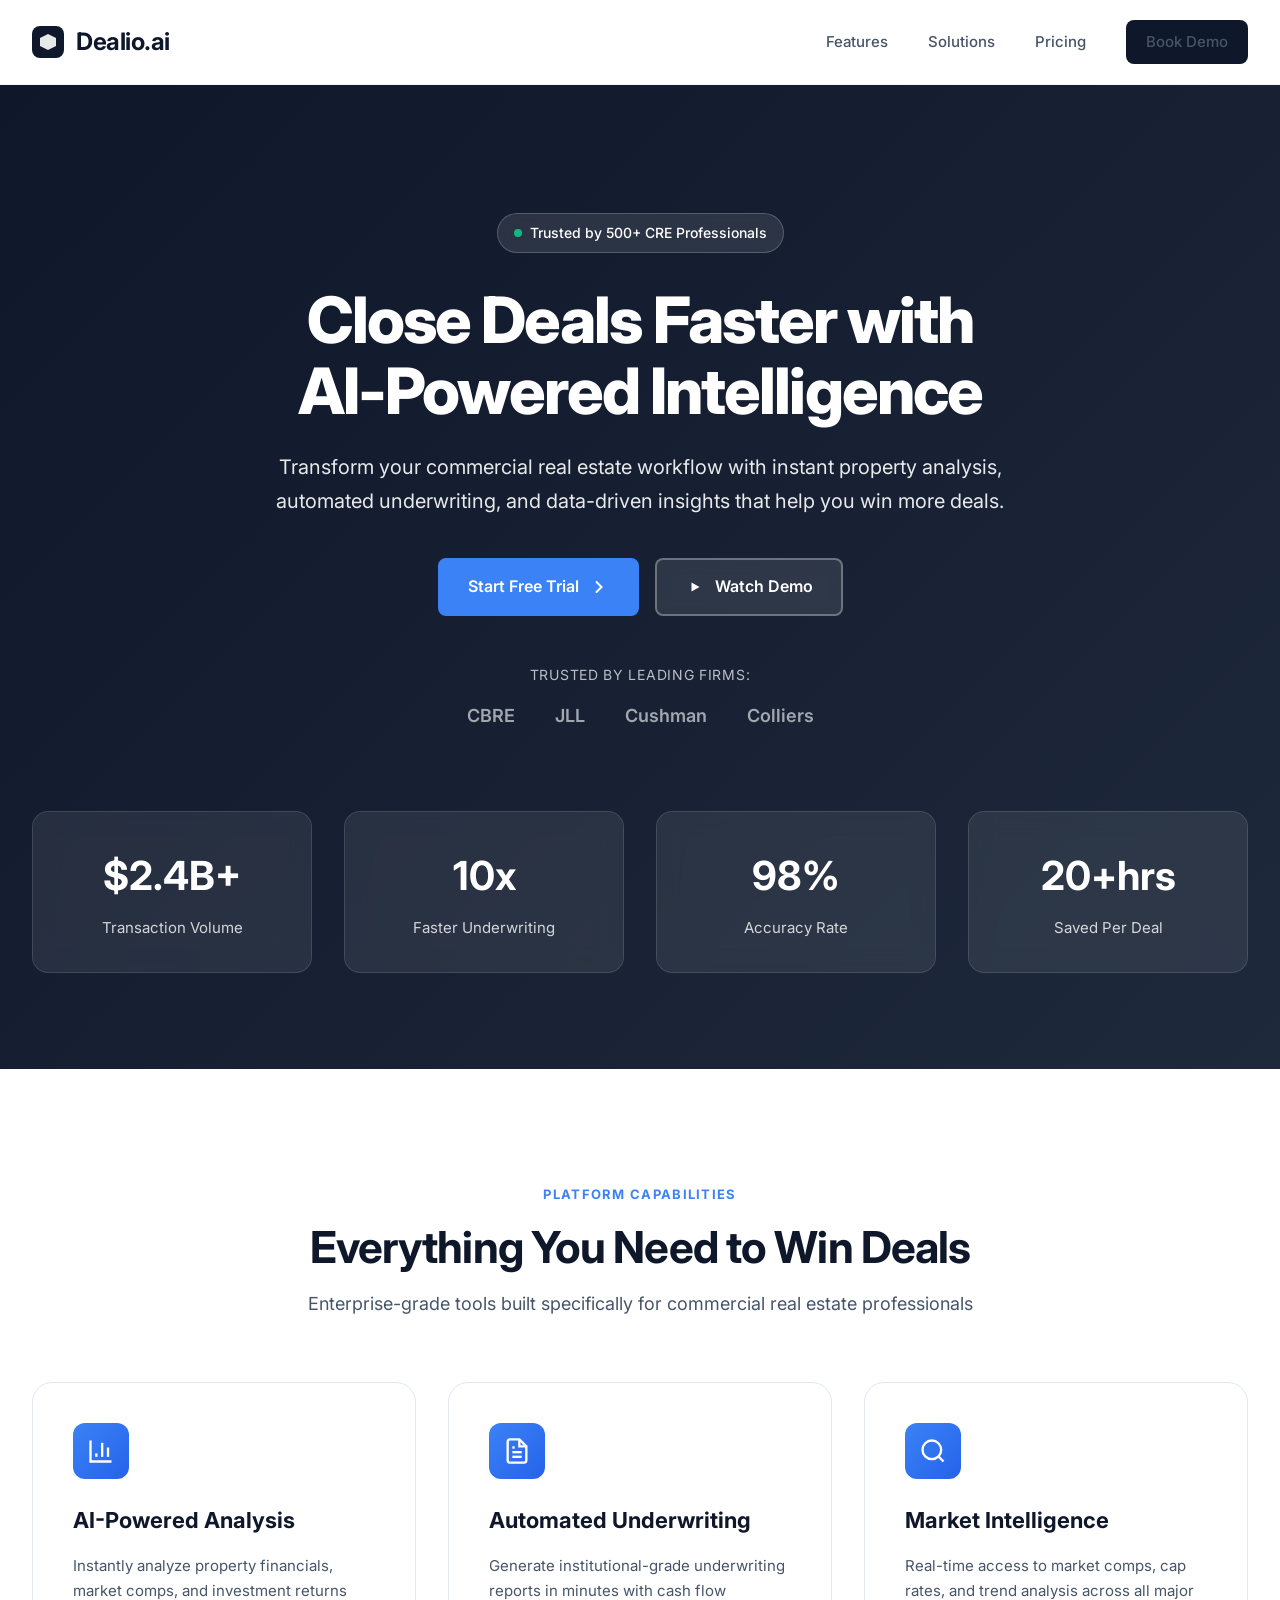
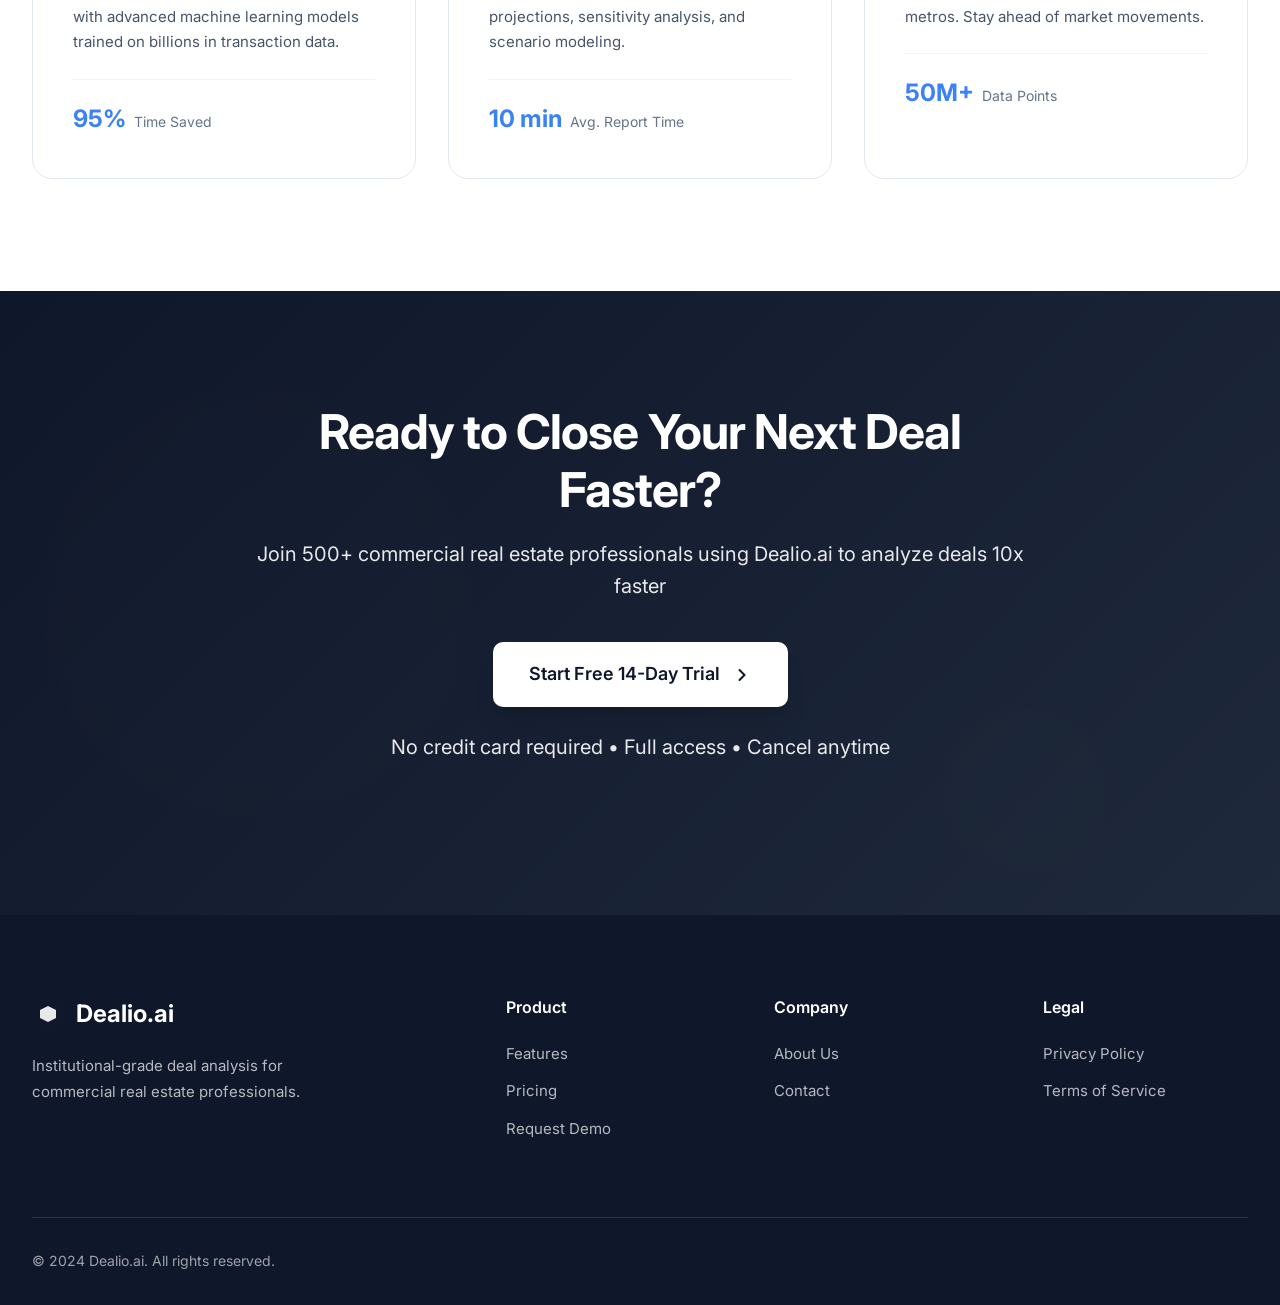
<file: index.html>
<!DOCTYPE html>
<html lang="en">
<head>
    <meta charset="UTF-8">
    <meta name="viewport" content="width=device-width, initial-scale=1.0">
    <meta name="description" content="Dealio.ai - Transform your commercial real estate workflow with AI-powered deal analysis and management">
    <title>Dealio.ai - AI-Powered Commercial Real Estate Platform</title>
    <link rel="preconnect" href="https://fonts.googleapis.com">
    <link rel="preconnect" href="https://fonts.gstatic.com" crossorigin>
    <link href="https://fonts.googleapis.com/css2?family=Inter:wght@300;400;500;600;700;800&display=swap" rel="stylesheet">
    <link rel="stylesheet" href="styles.css">
</head>
<body>
    <!-- Navigation -->
    <nav class="navbar">
        <div class="container">
            <div class="nav-wrapper">
                <div class="logo">
                    <svg width="32" height="32" viewBox="0 0 32 32" fill="none" xmlns="http://www.w3.org/2000/svg">
                        <rect width="32" height="32" rx="8" fill="url(#logo-gradient)"/>
                        <path d="M16 8L24 12V20L16 24L8 20V12L16 8Z" fill="white" opacity="0.9"/>
                        <defs>
                            <linearGradient id="logo-gradient" x1="0" y1="0" x2="32" y2="32">
                                <stop stop-color="#0F172A"/>
                                <stop offset="1" stop-color="#334155"/>
                            </linearGradient>
                        </defs>
                    </svg>
                    <span class="logo-text">Dealio.ai</span>
                </div>
                <ul class="nav-menu">
                    <li><a href="#features">Features</a></li>
                    <li><a href="#benefits">Solutions</a></li>
                    <li><a href="#pricing">Pricing</a></li>
                    <li><a href="#contact" class="btn-nav">Book Demo</a></li>
                </ul>
            </div>
        </div>
    </nav>

    <!-- Hero Section -->
    <section class="hero">
        <div class="hero-bg-pattern"></div>
        <div class="container">
            <div class="hero-content">
                <div class="hero-badge">
                    <span class="badge-dot"></span>
                    Trusted by 500+ CRE Professionals
                </div>
                <h1 class="hero-title">Close Deals Faster with<br/>AI-Powered Intelligence</h1>
                <p class="hero-subtitle">Transform your commercial real estate workflow with instant property analysis, automated underwriting, and data-driven insights that help you win more deals.</p>
                <div class="hero-cta">
                    <a href="#contact" class="btn-primary">
                        <span>Start Free Trial</span>
                        <svg width="20" height="20" viewBox="0 0 20 20" fill="none">
                            <path d="M7.5 15L12.5 10L7.5 5" stroke="currentColor" stroke-width="2" stroke-linecap="round"/>
                        </svg>
                    </a>
                    <a href="#demo" class="btn-outline-light">
                        <svg width="20" height="20" viewBox="0 0 20 20" fill="currentColor">
                            <path d="M6.5 5.5L14.5 10L6.5 14.5V5.5Z"/>
                        </svg>
                        <span>Watch Demo</span>
                    </a>
                </div>
                <div class="hero-trust">
                    <p class="trust-text">Trusted by leading firms:</p>
                    <div class="trust-logos">
                        <div class="trust-logo">CBRE</div>
                        <div class="trust-logo">JLL</div>
                        <div class="trust-logo">Cushman</div>
                        <div class="trust-logo">Colliers</div>
                    </div>
                </div>
            </div>
            <div class="hero-stats">
                <div class="stat-card">
                    <div class="stat-number">$2.4B+</div>
                    <div class="stat-label">Transaction Volume</div>
                </div>
                <div class="stat-card">
                    <div class="stat-number">10x</div>
                    <div class="stat-label">Faster Underwriting</div>
                </div>
                <div class="stat-card">
                    <div class="stat-number">98%</div>
                    <div class="stat-label">Accuracy Rate</div>
                </div>
                <div class="stat-card">
                    <div class="stat-number">20+hrs</div>
                    <div class="stat-label">Saved Per Deal</div>
                </div>
            </div>
        </div>
    </section>

    <!-- Features Section -->
    <section id="features" class="features">
        <div class="container">
            <div class="section-header">
                <span class="section-label">PLATFORM CAPABILITIES</span>
                <h2>Everything You Need to Win Deals</h2>
                <p>Enterprise-grade tools built specifically for commercial real estate professionals</p>
            </div>
            <div class="features-grid">
                <div class="feature-card">
                    <div class="feature-icon-wrapper">
                        <svg width="28" height="28" viewBox="0 0 24 24" fill="none" stroke="currentColor" stroke-width="2">
                            <path d="M3 3v18h18"/>
                            <path d="M18 17V9"/>
                            <path d="M13 17V5"/>
                            <path d="M8 17v-3"/>
                        </svg>
                    </div>
                    <h3>AI-Powered Analysis</h3>
                    <p>Instantly analyze property financials, market comps, and investment returns with advanced machine learning models trained on billions in transaction data.</p>
                    <div class="feature-metric">
                        <span class="metric-value">95%</span>
                        <span class="metric-label">Time Saved</span>
                    </div>
                </div>
                <div class="feature-card">
                    <div class="feature-icon-wrapper">
                        <svg width="28" height="28" viewBox="0 0 24 24" fill="none" stroke="currentColor" stroke-width="2">
                            <path d="M14 2H6a2 2 0 0 0-2 2v16a2 2 0 0 0 2 2h12a2 2 0 0 0 2-2V8z"/>
                            <path d="M14 2v6h6"/>
                            <path d="M16 13H8"/>
                            <path d="M16 17H8"/>
                            <path d="M10 9H8"/>
                        </svg>
                    </div>
                    <h3>Automated Underwriting</h3>
                    <p>Generate institutional-grade underwriting reports in minutes with cash flow projections, sensitivity analysis, and scenario modeling.</p>
                    <div class="feature-metric">
                        <span class="metric-value">10 min</span>
                        <span class="metric-label">Avg. Report Time</span>
                    </div>
                </div>
                <div class="feature-card">
                    <div class="feature-icon-wrapper">
                        <svg width="28" height="28" viewBox="0 0 24 24" fill="none" stroke="currentColor" stroke-width="2">
                            <circle cx="11" cy="11" r="8"/>
                            <path d="m21 21-4.35-4.35"/>
                        </svg>
                    </div>
                    <h3>Market Intelligence</h3>
                    <p>Real-time access to market comps, cap rates, and trend analysis across all major metros. Stay ahead of market movements.</p>
                    <div class="feature-metric">
                        <span class="metric-value">50M+</span>
                        <span class="metric-label">Data Points</span>
                    </div>
                </div>
            </div>
        </div>
    </section>

    <!-- CTA Section -->
    <section id="contact" class="cta">
        <div class="cta-background"></div>
        <div class="container">
            <div class="cta-content">
                <h2>Ready to Close Your Next Deal Faster?</h2>
                <p>Join 500+ commercial real estate professionals using Dealio.ai to analyze deals 10x faster</p>
                <div class="cta-buttons">
                    <a href="#" class="btn-cta">
                        Start Free 14-Day Trial
                        <svg width="20" height="20" viewBox="0 0 20 20" fill="none">
                            <path d="M7.5 15L12.5 10L7.5 5" stroke="currentColor" stroke-width="2" stroke-linecap="round"/>
                        </svg>
                    </a>
                </div>
                <p class="cta-note">No credit card required • Full access • Cancel anytime</p>
            </div>
        </div>
    </section>

    <!-- Footer -->
    <footer class="footer">
        <div class="container">
            <div class="footer-content">
                <div class="footer-section brand">
                    <div class="footer-logo">
                        <svg width="32" height="32" viewBox="0 0 32 32" fill="none" xmlns="http://www.w3.org/2000/svg">
                            <rect width="32" height="32" rx="8" fill="url(#footer-logo-gradient)"/>
                            <path d="M16 8L24 12V20L16 24L8 20V12L16 8Z" fill="white" opacity="0.9"/>
                            <defs>
                                <linearGradient id="footer-logo-gradient" x1="0" y1="0" x2="32" y2="32">
                                    <stop stop-color="#0F172A"/>
                                    <stop offset="1" stop-color="#334155"/>
                                </linearGradient>
                            </defs>
                        </svg>
                        <span>Dealio.ai</span>
                    </div>
                    <p>Institutional-grade deal analysis for commercial real estate professionals.</p>
                </div>
                <div class="footer-section">
                    <h4>Product</h4>
                    <ul>
                        <li><a href="#features">Features</a></li>
                        <li><a href="#pricing">Pricing</a></li>
                        <li><a href="#demo">Request Demo</a></li>
                    </ul>
                </div>
                <div class="footer-section">
                    <h4>Company</h4>
                    <ul>
                        <li><a href="#about">About Us</a></li>
                        <li><a href="#contact">Contact</a></li>
                    </ul>
                </div>
                <div class="footer-section">
                    <h4>Legal</h4>
                    <ul>
                        <li><a href="#privacy">Privacy Policy</a></li>
                        <li><a href="#terms">Terms of Service</a></li>
                    </ul>
                </div>
            </div>
            <div class="footer-bottom">
                <p>&copy; 2024 Dealio.ai. All rights reserved.</p>
            </div>
        </div>
    </footer>
</body>
</html>
</file>
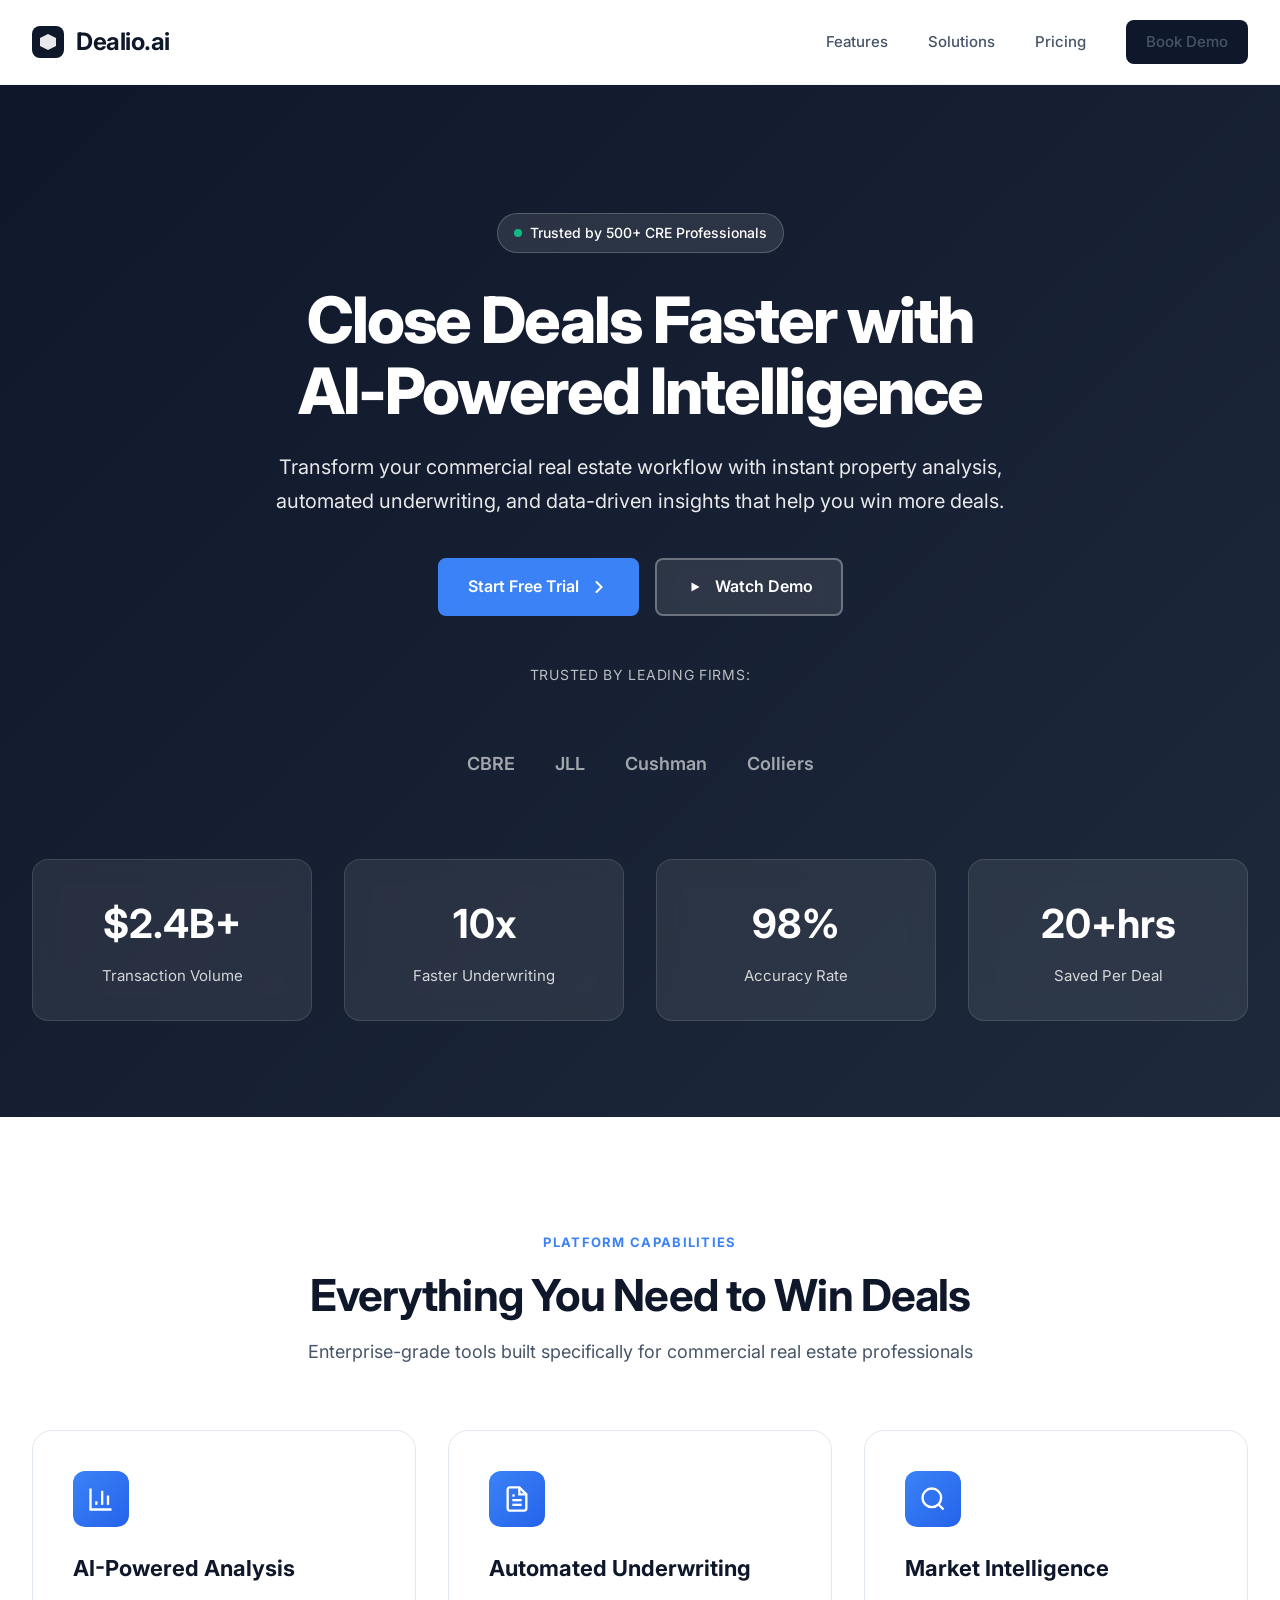
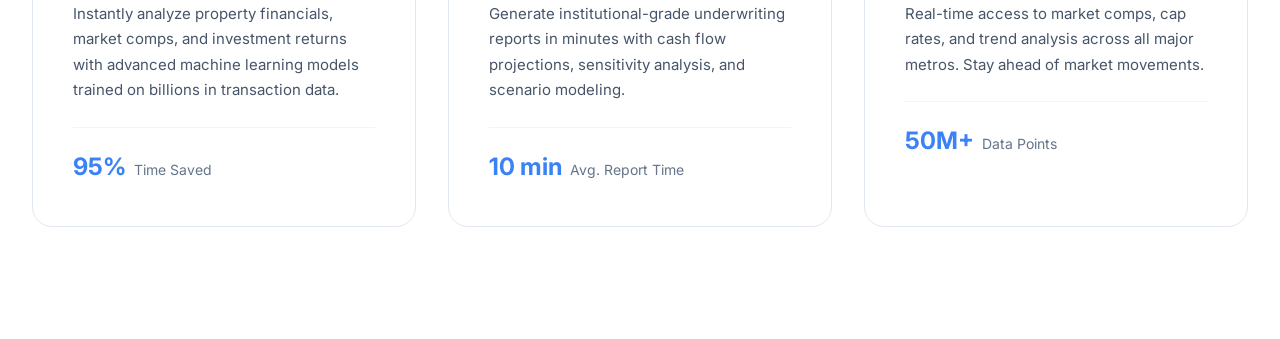
<file: dealio-standalone.html>
<!DOCTYPE html>
<html lang="en">
<head>
    <meta charset="UTF-8">
    <meta name="viewport" content="width=device-width, initial-scale=1.0">
    <meta name="description" content="Dealio.ai - Transform your commercial real estate workflow with AI-powered deal analysis and management">
    <title>Dealio.ai - AI-Powered Commercial Real Estate Platform</title>
    <link rel="preconnect" href="https://fonts.googleapis.com">
    <link rel="preconnect" href="https://fonts.gstatic.com" crossorigin>
    <link href="https://fonts.googleapis.com/css2?family=Inter:wght@300;400;500;600;700;800&display=swap" rel="stylesheet">
    <style>
/* MODERN CRE LANDING PAGE - ALL CSS EMBEDDED */
* {
    margin: 0;
    padding: 0;
    box-sizing: border-box;
}

html {
    scroll-behavior: smooth;
}

:root {
    --color-primary: #0F172A;
    --color-primary-light: #1E293B;
    --color-accent: #3B82F6;
    --color-accent-dark: #2563EB;
    --color-accent-light: #60A5FA;
    --color-text-primary: #0F172A;
    --color-text-secondary: #475569;
    --color-text-muted: #64748B;
    --color-bg-primary: #FFFFFF;
    --color-bg-secondary: #F8FAFC;
    --color-bg-tertiary: #F1F5F9;
    --color-border: #E2E8F0;
    --color-border-light: #F1F5F9;
    --color-success: #10B981;
    --shadow-xs: 0 1px 2px 0 rgba(0, 0, 0, 0.05);
    --shadow-sm: 0 1px 3px 0 rgba(0, 0, 0, 0.1), 0 1px 2px -1px rgba(0, 0, 0, 0.1);
    --shadow-md: 0 4px 6px -1px rgba(0, 0, 0, 0.1), 0 2px 4px -2px rgba(0, 0, 0, 0.1);
    --shadow-lg: 0 10px 15px -3px rgba(0, 0, 0, 0.1), 0 4px 6px -4px rgba(0, 0, 0, 0.1);
    --shadow-xl: 0 20px 25px -5px rgba(0, 0, 0, 0.1), 0 8px 10px -6px rgba(0, 0, 0, 0.1);
    --shadow-2xl: 0 25px 50px -12px rgba(0, 0, 0, 0.25);
    --transition-fast: 150ms cubic-bezier(0.4, 0, 0.2, 1);
    --transition-base: 250ms cubic-bezier(0.4, 0, 0.2, 1);
    --transition-slow: 350ms cubic-bezier(0.4, 0, 0.2, 1);
}

body {
    font-family: 'Inter', -apple-system, BlinkMacSystemFont, 'Segoe UI', sans-serif;
    line-height: 1.6;
    color: var(--color-text-primary);
    background-color: var(--color-bg-primary);
    -webkit-font-smoothing: antialiased;
    -moz-osx-font-smoothing: grayscale;
}

.container {
    max-width: 1280px;
    margin: 0 auto;
    padding: 0 2rem;
}

/* Navigation */
.navbar {
    background-color: rgba(255, 255, 255, 0.8);
    backdrop-filter: blur(12px);
    -webkit-backdrop-filter: blur(12px);
    border-bottom: 1px solid var(--color-border-light);
    padding: 1.25rem 0;
    position: sticky;
    top: 0;
    z-index: 1000;
    transition: all var(--transition-base);
}

.nav-wrapper {
    display: flex;
    justify-content: space-between;
    align-items: center;
}

.logo {
    display: flex;
    align-items: center;
    gap: 0.75rem;
}

.logo-text {
    font-size: 1.5rem;
    font-weight: 700;
    color: var(--color-primary);
    letter-spacing: -0.02em;
}

.nav-menu {
    display: flex;
    list-style: none;
    gap: 2.5rem;
    align-items: center;
}

.nav-menu li a {
    text-decoration: none;
    color: var(--color-text-secondary);
    font-weight: 500;
    font-size: 0.9375rem;
    transition: color var(--transition-base);
    position: relative;
}

.nav-menu li a:hover {
    color: var(--color-accent);
}

.btn-nav {
    padding: 0.625rem 1.25rem;
    border-radius: 0.5rem;
    font-weight: 600;
    font-size: 0.9375rem;
    text-decoration: none;
    display: inline-flex;
    align-items: center;
    gap: 0.5rem;
    transition: all var(--transition-base);
    cursor: pointer;
    background-color: var(--color-primary);
    color: white;
    border: none;
}

.btn-nav:hover {
    background-color: var(--color-primary-light);
    transform: translateY(-1px);
    box-shadow: var(--shadow-md);
}

.btn-primary {
    padding: 0.875rem 1.75rem;
    border-radius: 0.5rem;
    font-weight: 600;
    font-size: 1rem;
    text-decoration: none;
    display: inline-flex;
    align-items: center;
    gap: 0.625rem;
    transition: all var(--transition-base);
    cursor: pointer;
    background-color: var(--color-accent);
    color: white;
    border: 2px solid var(--color-accent);
}

.btn-primary:hover {
    background-color: var(--color-accent-dark);
    border-color: var(--color-accent-dark);
    transform: translateY(-2px);
    box-shadow: var(--shadow-lg);
}

.btn-outline-light {
    padding: 0.875rem 1.75rem;
    border-radius: 0.5rem;
    font-weight: 600;
    font-size: 1rem;
    text-decoration: none;
    display: inline-flex;
    align-items: center;
    gap: 0.625rem;
    transition: all var(--transition-base);
    cursor: pointer;
    background-color: rgba(255, 255, 255, 0.1);
    backdrop-filter: blur(8px);
    color: white;
    border: 2px solid rgba(255, 255, 255, 0.3);
}

.btn-outline-light:hover {
    background-color: rgba(255, 255, 255, 0.2);
    border-color: rgba(255, 255, 255, 0.5);
    transform: translateY(-2px);
}

/* Hero Section */
.hero {
    position: relative;
    background: linear-gradient(135deg, #0F172A 0%, #1E293B 100%);
    padding: 8rem 0 6rem;
    color: white;
    overflow: hidden;
}

.hero-bg-pattern {
    position: absolute;
    top: 0;
    left: 0;
    width: 100%;
    height: 100%;
    opacity: 0.03;
    background-image:
        linear-gradient(30deg, rgba(255,255,255,.1) 12%, transparent 12.5%, transparent 87%, rgba(255,255,255,.1) 87.5%, rgba(255,255,255,.1)),
        linear-gradient(150deg, rgba(255,255,255,.1) 12%, transparent 12.5%, transparent 87%, rgba(255,255,255,.1) 87.5%, rgba(255,255,255,.1)),
        linear-gradient(30deg, rgba(255,255,255,.1) 12%, transparent 12.5%, transparent 87%, rgba(255,255,255,.1) 87.5%, rgba(255,255,255,.1)),
        linear-gradient(150deg, rgba(255,255,255,.1) 12%, transparent 12.5%, transparent 87%, rgba(255,255,255,.1) 87.5%, rgba(255,255,255,.1));
    background-size: 80px 140px;
    background-position: 0 0, 0 0, 40px 70px, 40px 70px;
}

.hero-content {
    max-width: 800px;
    margin: 0 auto;
    text-align: center;
    position: relative;
    z-index: 2;
}

.hero-badge {
    display: inline-flex;
    align-items: center;
    gap: 0.5rem;
    padding: 0.5rem 1rem;
    background-color: rgba(255, 255, 255, 0.1);
    backdrop-filter: blur(8px);
    border-radius: 2rem;
    font-size: 0.875rem;
    font-weight: 500;
    margin-bottom: 2rem;
    border: 1px solid rgba(255, 255, 255, 0.2);
}

.badge-dot {
    width: 8px;
    height: 8px;
    background-color: var(--color-success);
    border-radius: 50%;
    animation: pulse 2s infinite;
}

@keyframes pulse {
    0%, 100% { opacity: 1; }
    50% { opacity: 0.5; }
}

.hero-title {
    font-size: 4rem;
    font-weight: 800;
    line-height: 1.1;
    margin-bottom: 1.5rem;
    letter-spacing: -0.03em;
}

.hero-subtitle {
    font-size: 1.25rem;
    line-height: 1.7;
    margin-bottom: 2.5rem;
    opacity: 0.9;
}

.hero-cta {
    display: flex;
    gap: 1rem;
    justify-content: center;
    margin-bottom: 3rem;
}

.trust-text {
    font-size: 0.875rem;
    opacity: 0.7;
    margin-bottom: 1rem;
    text-transform: uppercase;
    letter-spacing: 0.05em;
}

.trust-logos {
    display: flex;
    gap: 2.5rem;
    justify-content: center;
    flex-wrap: wrap;
    margin-top: 3rem;
}

.trust-logo {
    font-size: 1.125rem;
    font-weight: 600;
    opacity: 0.6;
}

.hero-stats {
    display: grid;
    grid-template-columns: repeat(auto-fit, minmax(200px, 1fr));
    gap: 2rem;
    margin-top: 5rem;
}

.stat-card {
    background-color: rgba(255, 255, 255, 0.08);
    backdrop-filter: blur(12px);
    border: 1px solid rgba(255, 255, 255, 0.12);
    border-radius: 1rem;
    padding: 2rem 1.5rem;
    text-align: center;
    transition: all var(--transition-base);
}

.stat-card:hover {
    background-color: rgba(255, 255, 255, 0.12);
    transform: translateY(-4px);
}

.stat-number {
    font-size: 2.5rem;
    font-weight: 700;
    margin-bottom: 0.5rem;
}

.stat-label {
    font-size: 0.9375rem;
    opacity: 0.8;
}

/* Section Headers */
.section-label {
    display: inline-block;
    font-size: 0.8125rem;
    font-weight: 700;
    letter-spacing: 0.1em;
    text-transform: uppercase;
    color: var(--color-accent);
    margin-bottom: 1rem;
}

.section-header {
    text-align: center;
    margin-bottom: 4rem;
}

.section-header h2 {
    font-size: 2.75rem;
    font-weight: 700;
    line-height: 1.2;
    margin-bottom: 1rem;
    letter-spacing: -0.02em;
}

.section-header p {
    font-size: 1.125rem;
    color: var(--color-text-secondary);
    max-width: 700px;
    margin: 0 auto;
}

/* Features Section */
.features {
    padding: 7rem 0;
    background-color: var(--color-bg-primary);
}

.features-grid {
    display: grid;
    grid-template-columns: repeat(auto-fit, minmax(360px, 1fr));
    gap: 2rem;
}

.feature-card {
    background-color: var(--color-bg-primary);
    padding: 2.5rem;
    border-radius: 1.25rem;
    border: 1px solid var(--color-border);
    transition: all var(--transition-base);
}

.feature-card:hover {
    transform: translateY(-4px);
    box-shadow: var(--shadow-xl);
    border-color: var(--color-accent-light);
}

.feature-icon-wrapper {
    width: 56px;
    height: 56px;
    background: linear-gradient(135deg, var(--color-accent), var(--color-accent-dark));
    border-radius: 0.75rem;
    display: flex;
    align-items: center;
    justify-content: center;
    margin-bottom: 1.5rem;
    color: white;
}

.feature-card h3 {
    font-size: 1.375rem;
    font-weight: 700;
    margin-bottom: 0.875rem;
}

.feature-card p {
    color: var(--color-text-secondary);
    line-height: 1.7;
    font-size: 0.9375rem;
    margin-bottom: 1.5rem;
}

.feature-metric {
    display: flex;
    align-items: baseline;
    gap: 0.5rem;
    padding-top: 1.25rem;
    border-top: 1px solid var(--color-border-light);
}

.metric-value {
    font-size: 1.5rem;
    font-weight: 700;
    color: var(--color-accent);
}

.metric-label {
    font-size: 0.875rem;
    color: var(--color-text-muted);
}

/* Responsive */
@media (max-width: 768px) {
    .nav-menu {
        display: none;
    }

    .hero {
        padding: 5rem 0 4rem;
    }

    .hero-title {
        font-size: 2.5rem;
    }

    .hero-cta {
        flex-direction: column;
    }

    .features {
        padding: 5rem 0;
    }

    .features-grid {
        grid-template-columns: 1fr;
    }
}

@media (max-width: 480px) {
    .hero-title {
        font-size: 2rem;
    }

    .hero-stats {
        grid-template-columns: 1fr;
    }
}
    </style>
</head>
<body>
    <!-- Navigation -->
    <nav class="navbar">
        <div class="container">
            <div class="nav-wrapper">
                <div class="logo">
                    <svg width="32" height="32" viewBox="0 0 32 32" fill="none" xmlns="http://www.w3.org/2000/svg">
                        <rect width="32" height="32" rx="8" fill="url(#logo-gradient)"/>
                        <path d="M16 8L24 12V20L16 24L8 20V12L16 8Z" fill="white" opacity="0.9"/>
                        <defs>
                            <linearGradient id="logo-gradient" x1="0" y1="0" x2="32" y2="32">
                                <stop stop-color="#0F172A"/>
                                <stop offset="1" stop-color="#334155"/>
                            </linearGradient>
                        </defs>
                    </svg>
                    <span class="logo-text">Dealio.ai</span>
                </div>
                <ul class="nav-menu">
                    <li><a href="#features">Features</a></li>
                    <li><a href="#benefits">Solutions</a></li>
                    <li><a href="#pricing">Pricing</a></li>
                    <li><a href="#" class="btn-nav">Book Demo</a></li>
                </ul>
            </div>
        </div>
    </nav>

    <!-- Hero Section -->
    <section class="hero">
        <div class="hero-bg-pattern"></div>
        <div class="container">
            <div class="hero-content">
                <div class="hero-badge">
                    <span class="badge-dot"></span>
                    Trusted by 500+ CRE Professionals
                </div>
                <h1 class="hero-title">Close Deals Faster with<br/>AI-Powered Intelligence</h1>
                <p class="hero-subtitle">Transform your commercial real estate workflow with instant property analysis, automated underwriting, and data-driven insights that help you win more deals.</p>
                <div class="hero-cta">
                    <a href="#" class="btn-primary">
                        <span>Start Free Trial</span>
                        <svg width="20" height="20" viewBox="0 0 20 20" fill="none">
                            <path d="M7.5 15L12.5 10L7.5 5" stroke="currentColor" stroke-width="2" stroke-linecap="round"/>
                        </svg>
                    </a>
                    <a href="#" class="btn-outline-light">
                        <svg width="20" height="20" viewBox="0 0 20 20" fill="currentColor">
                            <path d="M6.5 5.5L14.5 10L6.5 14.5V5.5Z"/>
                        </svg>
                        <span>Watch Demo</span>
                    </a>
                </div>
                <div class="trust-logos">
                    <p class="trust-text">Trusted by leading firms:</p>
                </div>
                <div class="trust-logos">
                    <div class="trust-logo">CBRE</div>
                    <div class="trust-logo">JLL</div>
                    <div class="trust-logo">Cushman</div>
                    <div class="trust-logo">Colliers</div>
                </div>
            </div>
            <div class="hero-stats">
                <div class="stat-card">
                    <div class="stat-number">$2.4B+</div>
                    <div class="stat-label">Transaction Volume</div>
                </div>
                <div class="stat-card">
                    <div class="stat-number">10x</div>
                    <div class="stat-label">Faster Underwriting</div>
                </div>
                <div class="stat-card">
                    <div class="stat-number">98%</div>
                    <div class="stat-label">Accuracy Rate</div>
                </div>
                <div class="stat-card">
                    <div class="stat-number">20+hrs</div>
                    <div class="stat-label">Saved Per Deal</div>
                </div>
            </div>
        </div>
    </section>

    <!-- Features Section -->
    <section id="features" class="features">
        <div class="container">
            <div class="section-header">
                <span class="section-label">PLATFORM CAPABILITIES</span>
                <h2>Everything You Need to Win Deals</h2>
                <p>Enterprise-grade tools built specifically for commercial real estate professionals</p>
            </div>
            <div class="features-grid">
                <div class="feature-card">
                    <div class="feature-icon-wrapper">
                        <svg width="28" height="28" viewBox="0 0 24 24" fill="none" stroke="currentColor" stroke-width="2">
                            <path d="M3 3v18h18"/>
                            <path d="M18 17V9"/>
                            <path d="M13 17V5"/>
                            <path d="M8 17v-3"/>
                        </svg>
                    </div>
                    <h3>AI-Powered Analysis</h3>
                    <p>Instantly analyze property financials, market comps, and investment returns with advanced machine learning models trained on billions in transaction data.</p>
                    <div class="feature-metric">
                        <span class="metric-value">95%</span>
                        <span class="metric-label">Time Saved</span>
                    </div>
                </div>
                <div class="feature-card">
                    <div class="feature-icon-wrapper">
                        <svg width="28" height="28" viewBox="0 0 24 24" fill="none" stroke="currentColor" stroke-width="2">
                            <path d="M14 2H6a2 2 0 0 0-2 2v16a2 2 0 0 0 2 2h12a2 2 0 0 0 2-2V8z"/>
                            <path d="M14 2v6h6"/>
                            <path d="M16 13H8"/>
                            <path d="M16 17H8"/>
                            <path d="M10 9H8"/>
                        </svg>
                    </div>
                    <h3>Automated Underwriting</h3>
                    <p>Generate institutional-grade underwriting reports in minutes with cash flow projections, sensitivity analysis, and scenario modeling.</p>
                    <div class="feature-metric">
                        <span class="metric-value">10 min</span>
                        <span class="metric-label">Avg. Report Time</span>
                    </div>
                </div>
                <div class="feature-card">
                    <div class="feature-icon-wrapper">
                        <svg width="28" height="28" viewBox="0 0 24 24" fill="none" stroke="currentColor" stroke-width="2">
                            <circle cx="11" cy="11" r="8"/>
                            <path d="m21 21-4.35-4.35"/>
                        </svg>
                    </div>
                    <h3>Market Intelligence</h3>
                    <p>Real-time access to market comps, cap rates, and trend analysis across all major metros. Stay ahead of market movements.</p>
                    <div class="feature-metric">
                        <span class="metric-value">50M+</span>
                        <span class="metric-label">Data Points</span>
                    </div>
                </div>
            </div>
        </div>
    </section>
</body>
</html>
</file>
<file: styles.css>
/* MODERN CRE LANDING PAGE DESIGN */

* {
    margin: 0;
    padding: 0;
    box-sizing: border-box;
}

html {
    scroll-behavior: smooth;
}

:root {
    --color-primary: #0F172A;
    --color-primary-light: #1E293B;
    --color-accent: #3B82F6;
    --color-accent-dark: #2563EB;
    --color-accent-light: #60A5FA;
    --color-text-primary: #0F172A;
    --color-text-secondary: #475569;
    --color-text-muted: #64748B;
    --color-bg-primary: #FFFFFF;
    --color-bg-secondary: #F8FAFC;
    --color-bg-tertiary: #F1F5F9;
    --color-border: #E2E8F0;
    --color-border-light: #F1F5F9;
    --color-success: #10B981;
    --shadow-xs: 0 1px 2px 0 rgba(0, 0, 0, 0.05);
    --shadow-sm: 0 1px 3px 0 rgba(0, 0, 0, 0.1), 0 1px 2px -1px rgba(0, 0, 0, 0.1);
    --shadow-md: 0 4px 6px -1px rgba(0, 0, 0, 0.1), 0 2px 4px -2px rgba(0, 0, 0, 0.1);
    --shadow-lg: 0 10px 15px -3px rgba(0, 0, 0, 0.1), 0 4px 6px -4px rgba(0, 0, 0, 0.1);
    --shadow-xl: 0 20px 25px -5px rgba(0, 0, 0, 0.1), 0 8px 10px -6px rgba(0, 0, 0, 0.1);
    --shadow-2xl: 0 25px 50px -12px rgba(0, 0, 0, 0.25);
    --transition-fast: 150ms cubic-bezier(0.4, 0, 0.2, 1);
    --transition-base: 250ms cubic-bezier(0.4, 0, 0.2, 1);
    --transition-slow: 350ms cubic-bezier(0.4, 0, 0.2, 1);
}

body {
    font-family: 'Inter', -apple-system, BlinkMacSystemFont, 'Segoe UI', sans-serif;
    line-height: 1.6;
    color: var(--color-text-primary);
    background-color: var(--color-bg-primary);
    -webkit-font-smoothing: antialiased;
    -moz-osx-font-smoothing: grayscale;
}

.container {
    max-width: 1280px;
    margin: 0 auto;
    padding: 0 2rem;
}

/* Navigation */
.navbar {
    background-color: rgba(255, 255, 255, 0.8);
    backdrop-filter: blur(12px);
    -webkit-backdrop-filter: blur(12px);
    border-bottom: 1px solid var(--color-border-light);
    padding: 1.25rem 0;
    position: sticky;
    top: 0;
    z-index: 1000;
    transition: all var(--transition-base);
}

.nav-wrapper {
    display: flex;
    justify-content: space-between;
    align-items: center;
}

.logo {
    display: flex;
    align-items: center;
    gap: 0.75rem;
}

.logo-text {
    font-size: 1.5rem;
    font-weight: 700;
    color: var(--color-primary);
    letter-spacing: -0.02em;
}

.nav-menu {
    display: flex;
    list-style: none;
    gap: 2.5rem;
    align-items: center;
}

.nav-menu li a {
    text-decoration: none;
    color: var(--color-text-secondary);
    font-weight: 500;
    font-size: 0.9375rem;
    transition: color var(--transition-base);
    position: relative;
}

.nav-menu li a:hover {
    color: var(--color-accent);
}

.btn-nav {
    padding: 0.625rem 1.25rem;
    border-radius: 0.5rem;
    font-weight: 600;
    font-size: 0.9375rem;
    text-decoration: none;
    display: inline-flex;
    align-items: center;
    gap: 0.5rem;
    transition: all var(--transition-base);
    cursor: pointer;
    background-color: var(--color-primary);
    color: white;
    border: none;
}

.btn-nav:hover {
    background-color: var(--color-primary-light);
    transform: translateY(-1px);
    box-shadow: var(--shadow-md);
}

.btn-primary {
    padding: 0.875rem 1.75rem;
    border-radius: 0.5rem;
    font-weight: 600;
    font-size: 1rem;
    text-decoration: none;
    display: inline-flex;
    align-items: center;
    gap: 0.625rem;
    transition: all var(--transition-base);
    cursor: pointer;
    background-color: var(--color-accent);
    color: white;
    border: 2px solid var(--color-accent);
}

.btn-primary:hover {
    background-color: var(--color-accent-dark);
    border-color: var(--color-accent-dark);
    transform: translateY(-2px);
    box-shadow: var(--shadow-lg);
}

.btn-outline-light {
    padding: 0.875rem 1.75rem;
    border-radius: 0.5rem;
    font-weight: 600;
    font-size: 1rem;
    text-decoration: none;
    display: inline-flex;
    align-items: center;
    gap: 0.625rem;
    transition: all var(--transition-base);
    cursor: pointer;
    background-color: rgba(255, 255, 255, 0.1);
    backdrop-filter: blur(8px);
    color: white;
    border: 2px solid rgba(255, 255, 255, 0.3);
}

.btn-outline-light:hover {
    background-color: rgba(255, 255, 255, 0.2);
    border-color: rgba(255, 255, 255, 0.5);
    transform: translateY(-2px);
}

.btn-cta {
    padding: 1.125rem 2.25rem;
    border-radius: 0.625rem;
    font-weight: 600;
    font-size: 1.125rem;
    text-decoration: none;
    display: inline-flex;
    align-items: center;
    gap: 0.75rem;
    transition: all var(--transition-base);
    cursor: pointer;
    background-color: white;
    color: var(--color-primary);
    border: none;
    box-shadow: var(--shadow-xl);
}

.btn-cta:hover {
    transform: translateY(-3px);
    box-shadow: var(--shadow-2xl);
}

/* Hero Section */
.hero {
    position: relative;
    background: linear-gradient(135deg, #0F172A 0%, #1E293B 100%);
    padding: 8rem 0 6rem;
    color: white;
    overflow: hidden;
}

.hero-bg-pattern {
    position: absolute;
    top: 0;
    left: 0;
    width: 100%;
    height: 100%;
    opacity: 0.03;
    background-image:
        linear-gradient(30deg, rgba(255,255,255,.1) 12%, transparent 12.5%, transparent 87%, rgba(255,255,255,.1) 87.5%, rgba(255,255,255,.1)),
        linear-gradient(150deg, rgba(255,255,255,.1) 12%, transparent 12.5%, transparent 87%, rgba(255,255,255,.1) 87.5%, rgba(255,255,255,.1)),
        linear-gradient(30deg, rgba(255,255,255,.1) 12%, transparent 12.5%, transparent 87%, rgba(255,255,255,.1) 87.5%, rgba(255,255,255,.1)),
        linear-gradient(150deg, rgba(255,255,255,.1) 12%, transparent 12.5%, transparent 87%, rgba(255,255,255,.1) 87.5%, rgba(255,255,255,.1));
    background-size: 80px 140px;
    background-position: 0 0, 0 0, 40px 70px, 40px 70px;
}

.hero-content {
    max-width: 800px;
    margin: 0 auto;
    text-align: center;
    position: relative;
    z-index: 2;
}

.hero-badge {
    display: inline-flex;
    align-items: center;
    gap: 0.5rem;
    padding: 0.5rem 1rem;
    background-color: rgba(255, 255, 255, 0.1);
    backdrop-filter: blur(8px);
    border-radius: 2rem;
    font-size: 0.875rem;
    font-weight: 500;
    margin-bottom: 2rem;
    border: 1px solid rgba(255, 255, 255, 0.2);
}

.badge-dot {
    width: 8px;
    height: 8px;
    background-color: var(--color-success);
    border-radius: 50%;
    animation: pulse 2s infinite;
}

@keyframes pulse {
    0%, 100% { opacity: 1; }
    50% { opacity: 0.5; }
}

.hero-title {
    font-size: 4rem;
    font-weight: 800;
    line-height: 1.1;
    margin-bottom: 1.5rem;
    letter-spacing: -0.03em;
}

.hero-subtitle {
    font-size: 1.25rem;
    line-height: 1.7;
    margin-bottom: 2.5rem;
    opacity: 0.9;
}

.hero-cta {
    display: flex;
    gap: 1rem;
    justify-content: center;
    margin-bottom: 3rem;
}

.hero-trust {
    margin-top: 3rem;
}

.trust-text {
    font-size: 0.875rem;
    opacity: 0.7;
    margin-bottom: 1rem;
    text-transform: uppercase;
    letter-spacing: 0.05em;
}

.trust-logos {
    display: flex;
    gap: 2.5rem;
    justify-content: center;
    flex-wrap: wrap;
}

.trust-logo {
    font-size: 1.125rem;
    font-weight: 600;
    opacity: 0.6;
}

.hero-stats {
    display: grid;
    grid-template-columns: repeat(auto-fit, minmax(200px, 1fr));
    gap: 2rem;
    margin-top: 5rem;
}

.stat-card {
    background-color: rgba(255, 255, 255, 0.08);
    backdrop-filter: blur(12px);
    border: 1px solid rgba(255, 255, 255, 0.12);
    border-radius: 1rem;
    padding: 2rem 1.5rem;
    text-align: center;
    transition: all var(--transition-base);
}

.stat-card:hover {
    background-color: rgba(255, 255, 255, 0.12);
    transform: translateY(-4px);
}

.stat-number {
    font-size: 2.5rem;
    font-weight: 700;
    margin-bottom: 0.5rem;
}

.stat-label {
    font-size: 0.9375rem;
    opacity: 0.8;
}

/* Section Headers */
.section-label {
    display: inline-block;
    font-size: 0.8125rem;
    font-weight: 700;
    letter-spacing: 0.1em;
    text-transform: uppercase;
    color: var(--color-accent);
    margin-bottom: 1rem;
}

.section-header {
    text-align: center;
    margin-bottom: 4rem;
}

.section-header h2 {
    font-size: 2.75rem;
    font-weight: 700;
    line-height: 1.2;
    margin-bottom: 1rem;
    letter-spacing: -0.02em;
}

.section-header p {
    font-size: 1.125rem;
    color: var(--color-text-secondary);
    max-width: 700px;
    margin: 0 auto;
}

/* Features Section */
.features {
    padding: 7rem 0;
    background-color: var(--color-bg-primary);
}

.features-grid {
    display: grid;
    grid-template-columns: repeat(auto-fit, minmax(360px, 1fr));
    gap: 2rem;
}

.feature-card {
    background-color: var(--color-bg-primary);
    padding: 2.5rem;
    border-radius: 1.25rem;
    border: 1px solid var(--color-border);
    transition: all var(--transition-base);
}

.feature-card:hover {
    transform: translateY(-4px);
    box-shadow: var(--shadow-xl);
    border-color: var(--color-accent-light);
}

.feature-icon-wrapper {
    width: 56px;
    height: 56px;
    background: linear-gradient(135deg, var(--color-accent), var(--color-accent-dark));
    border-radius: 0.75rem;
    display: flex;
    align-items: center;
    justify-content: center;
    margin-bottom: 1.5rem;
    color: white;
}

.feature-card h3 {
    font-size: 1.375rem;
    font-weight: 700;
    margin-bottom: 0.875rem;
}

.feature-card p {
    color: var(--color-text-secondary);
    line-height: 1.7;
    font-size: 0.9375rem;
    margin-bottom: 1.5rem;
}

.feature-metric {
    display: flex;
    align-items: baseline;
    gap: 0.5rem;
    padding-top: 1.25rem;
    border-top: 1px solid var(--color-border-light);
}

.metric-value {
    font-size: 1.5rem;
    font-weight: 700;
    color: var(--color-accent);
}

.metric-label {
    font-size: 0.875rem;
    color: var(--color-text-muted);
}

/* CTA Section */
.cta {
    position: relative;
    padding: 7rem 0;
    background: linear-gradient(135deg, #0F172A 0%, #1E293B 100%);
    color: white;
    overflow: hidden;
}

.cta-background {
    position: absolute;
    top: 0;
    left: 0;
    width: 100%;
    height: 100%;
    opacity: 0.03;
    background-image:
        radial-gradient(circle at 20% 50%, rgba(255, 255, 255, 0.2) 0%, transparent 50%),
        radial-gradient(circle at 80% 80%, rgba(255, 255, 255, 0.15) 0%, transparent 50%);
}

.cta-content {
    max-width: 800px;
    margin: 0 auto;
    text-align: center;
    position: relative;
    z-index: 2;
}

.cta-content h2 {
    font-size: 3rem;
    font-weight: 700;
    line-height: 1.2;
    margin-bottom: 1.25rem;
    letter-spacing: -0.02em;
}

.cta-content > p {
    font-size: 1.25rem;
    margin-bottom: 2.5rem;
    opacity: 0.9;
}

.cta-buttons {
    margin-bottom: 1.5rem;
}

.cta-note {
    font-size: 0.9375rem;
    opacity: 0.75;
}

/* Footer */
.footer {
    background-color: var(--color-primary);
    color: rgba(255, 255, 255, 0.8);
    padding: 5rem 0 2rem;
}

.footer-content {
    display: grid;
    grid-template-columns: 2fr 1fr 1fr 1fr;
    gap: 4rem;
    margin-bottom: 4rem;
}

.footer-section.brand {
    max-width: 320px;
}

.footer-logo {
    display: flex;
    align-items: center;
    gap: 0.75rem;
    margin-bottom: 1.25rem;
}

.footer-logo span {
    font-size: 1.5rem;
    font-weight: 700;
    color: white;
}

.footer-section p {
    color: rgba(255, 255, 255, 0.7);
    line-height: 1.7;
    font-size: 0.9375rem;
}

.footer-section h4 {
    font-size: 1rem;
    font-weight: 600;
    margin-bottom: 1.25rem;
    color: white;
}

.footer-section ul {
    list-style: none;
}

.footer-section ul li {
    margin-bottom: 0.75rem;
}

.footer-section a {
    color: rgba(255, 255, 255, 0.7);
    text-decoration: none;
    font-size: 0.9375rem;
    transition: color var(--transition-base);
}

.footer-section a:hover {
    color: white;
}

.footer-bottom {
    display: flex;
    justify-content: space-between;
    align-items: center;
    padding-top: 2rem;
    border-top: 1px solid rgba(255, 255, 255, 0.1);
    color: rgba(255, 255, 255, 0.6);
    font-size: 0.875rem;
}

/* Responsive Design */
@media (max-width: 768px) {
    .nav-menu {
        display: none;
    }

    .hero {
        padding: 5rem 0 4rem;
    }

    .hero-title {
        font-size: 2.5rem;
    }

    .hero-cta {
        flex-direction: column;
    }

    .hero-stats {
        grid-template-columns: 1fr 1fr;
        gap: 1.5rem;
    }

    .features {
        padding: 5rem 0;
    }

    .features-grid {
        grid-template-columns: 1fr;
    }

    .cta {
        padding: 5rem 0;
    }

    .cta-content h2 {
        font-size: 2.25rem;
    }

    .footer-content {
        grid-template-columns: 1fr;
        gap: 2rem;
    }
}

@media (max-width: 480px) {
    .hero-title {
        font-size: 2rem;
    }

    .hero-stats {
        grid-template-columns: 1fr;
    }
}
</file>
